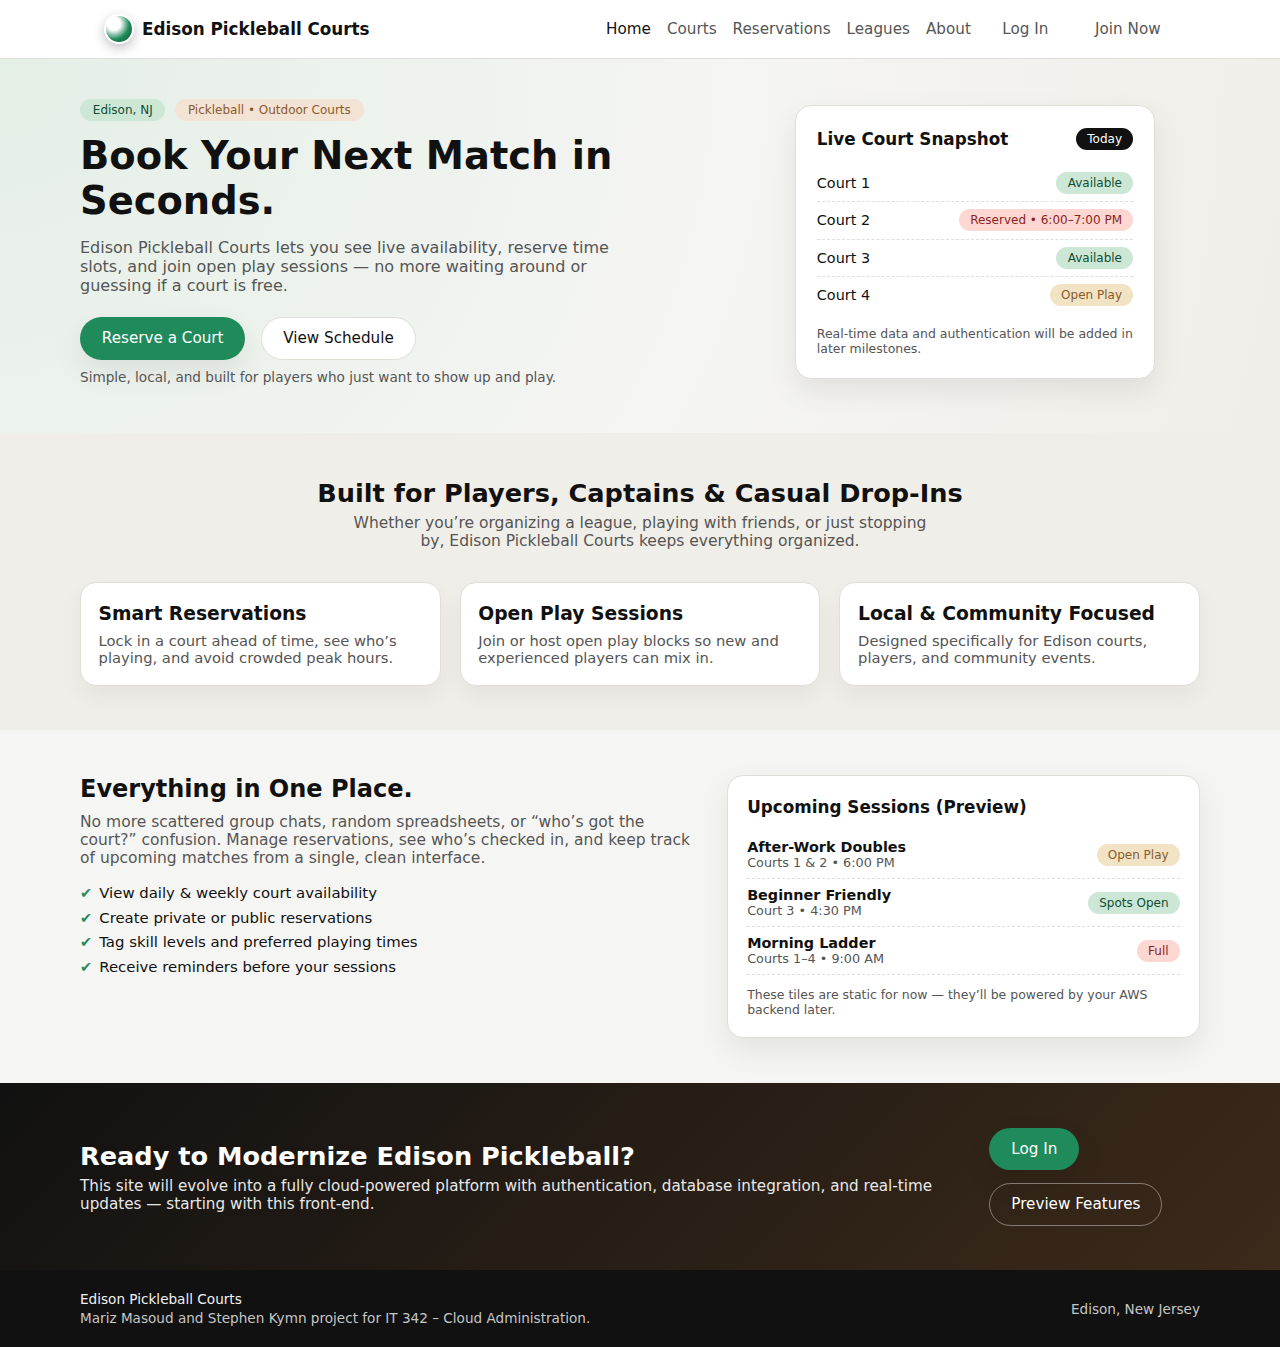
<file: index.html>
<!DOCTYPE html>
<html lang="en">
<head>
    <meta charset="UTF-8">
    <title>Edison Pickleball Courts</title>
    <meta name="viewport" content="width=device-width, initial-scale=1.0">
    <link rel="stylesheet" href="styles.css">
</head>
<body>
    <!-- Navbar -->
    <header class="navbar">
        <div class="nav-inner">
            <div class="logo-mark">
                <div class="logo-ball"></div>
                <span class="logo-text">Edison Pickleball Courts</span>
            </div>

            <nav class="nav-links">
                <a href="index.html" class="active">Home</a>
                <a href="#">Courts</a>
                <a href="#">Reservations</a>
                <a href="#">Leagues</a>
                <a href="#">About</a>
                <a href="login.html" class="btn btn-ghost-sm">Log In</a>
                <a href="register.html" class="btn btn-solid-sm">Join Now</a>
            </nav>

            <button class="menu-toggle" aria-label="Toggle Menu">☰</button>
        </div>
    </header>

    <!-- Hero -->
    <section class="hero">
        <div class="hero-inner">
            <div class="hero-copy">
                <div class="eyebrow">
                    <span class="pill pill-location">Edison, NJ</span>
                    <span class="pill pill-status">Pickleball • Outdoor Courts</span>
                </div>

                <h1>Book Your Next Match in Seconds.</h1>
                <p class="hero-subtitle">
                    Edison Pickleball Courts lets you see live availability, reserve time slots,
                    and join open play sessions — no more waiting around or guessing if a court is free.
                </p>

                <div class="hero-actions">
                    <a href="login.html" class="btn btn-solid">Reserve a Court</a>
                    <a href="#" class="btn btn-ghost">View Schedule</a>
                </div>

                <p class="hero-note">
                    Simple, local, and built for players who just want to show up and play.
                </p>
            </div>

            <div class="hero-panel">
                <div class="hero-card">
                    <div class="hero-card-header">
                        <h2>Live Court Snapshot</h2>
                        <span class="badge">Today</span>
                    </div>
                    <ul class="court-list">
                        <li>
                            <span>Court 1</span>
                            <span class="tag tag-available">Available</span>
                        </li>
                        <li>
                            <span>Court 2</span>
                            <span class="tag tag-booked">Reserved • 6:00–7:00 PM</span>
                        </li>
                        <li>
                            <span>Court 3</span>
                            <span class="tag tag-available">Available</span>
                        </li>
                        <li>
                            <span>Court 4</span>
                            <span class="tag tag-open-play">Open Play</span>
                        </li>
                    </ul>
                    <p class="hero-card-footnote">
                        Real-time data and authentication will be added in later milestones.
                    </p>
                </div>
            </div>
        </div>
    </section>

    <!-- Value Props -->
    <section class="section section-muted">
        <div class="section-inner">
            <h2 class="section-title">Built for Players, Captains & Casual Drop-Ins</h2>
            <p class="section-subtitle">
                Whether you’re organizing a league, playing with friends, or just stopping by,
                Edison Pickleball Courts keeps everything organized.
            </p>

            <div class="grid grid-3">
                <article class="card">
                    <h3>Smart Reservations</h3>
                    <p>
                        Lock in a court ahead of time, see who’s playing, and avoid crowded peak hours.
                    </p>
                </article>
                <article class="card">
                    <h3>Open Play Sessions</h3>
                    <p>
                        Join or host open play blocks so new and experienced players can mix in.
                    </p>
                </article>
                <article class="card">
                    <h3>Local & Community Focused</h3>
                    <p>
                        Designed specifically for Edison courts, players, and community events.
                    </p>
                </article>
            </div>
        </div>
    </section>

    <!-- Split Section -->
    <section class="section">
        <div class="section-inner split">
            <div class="split-text">
                <h2>Everything in One Place.</h2>
                <p>
                    No more scattered group chats, random spreadsheets, or “who’s got the court?” confusion.
                    Manage reservations, see who’s checked in, and keep track of upcoming matches
                    from a single, clean interface.
                </p>
                <ul class="checklist">
                    <li>View daily & weekly court availability</li>
                    <li>Create private or public reservations</li>
                    <li>Tag skill levels and preferred playing times</li>
                    <li>Receive reminders before your sessions</li>
                </ul>
            </div>
            <div class="split-card">
                <h3>Upcoming Sessions (Preview)</h3>
                <div class="session-row">
                    <div>
                        <strong>After-Work Doubles</strong>
                        <span class="meta">Courts 1 &amp; 2 • 6:00 PM</span>
                    </div>
                    <span class="tag tag-open-play">Open Play</span>
                </div>
                <div class="session-row">
                    <div>
                        <strong>Beginner Friendly</strong>
                        <span class="meta">Court 3 • 4:30 PM</span>
                    </div>
                    <span class="tag tag-available">Spots Open</span>
                </div>
                <div class="session-row">
                    <div>
                        <strong>Morning Ladder</strong>
                        <span class="meta">Courts 1–4 • 9:00 AM</span>
                    </div>
                    <span class="tag tag-booked">Full</span>
                </div>
                <p class="split-footnote">
                    These tiles are static for now — they’ll be powered by your AWS backend later.
                </p>
            </div>
        </div>
    </section>

    <!-- CTA -->
    <section class="section cta-section">
        <div class="section-inner cta-inner">
            <div>
                <h2>Ready to Modernize Edison Pickleball?</h2>
                <p>
                    This site will evolve into a fully cloud-powered platform with authentication,
                    database integration, and real-time updates — starting with this front-end.
                </p>
            </div>
            <div class="cta-actions">
                <a href="login.html" class="btn btn-solid">Log In</a>
                <a href="#" class="btn btn-ghost">Preview Features</a>
            </div>
        </div>
    </section>

    <!-- Footer -->
    <footer class="footer">
        <div class="footer-inner">
            <div class="footer-left">
                <p class="footer-brand">Edison Pickleball Courts</p>
                <p class="footer-note">
                    Mariz Masoud and Stephen Kymn project for IT 342 – Cloud Administration.
                </p>
            </div>
            <div class="footer-right">
                <p class="footer-meta">Edison, New Jersey</p>
            </div>
        </div>
    </footer>

    <script>
        const toggle = document.querySelector('.menu-toggle');
        const nav = document.querySelector('.nav-links');

        toggle.addEventListener('click', () => {
            nav.classList.toggle('open');
        });
    </script>
</body>
</html>
</file>
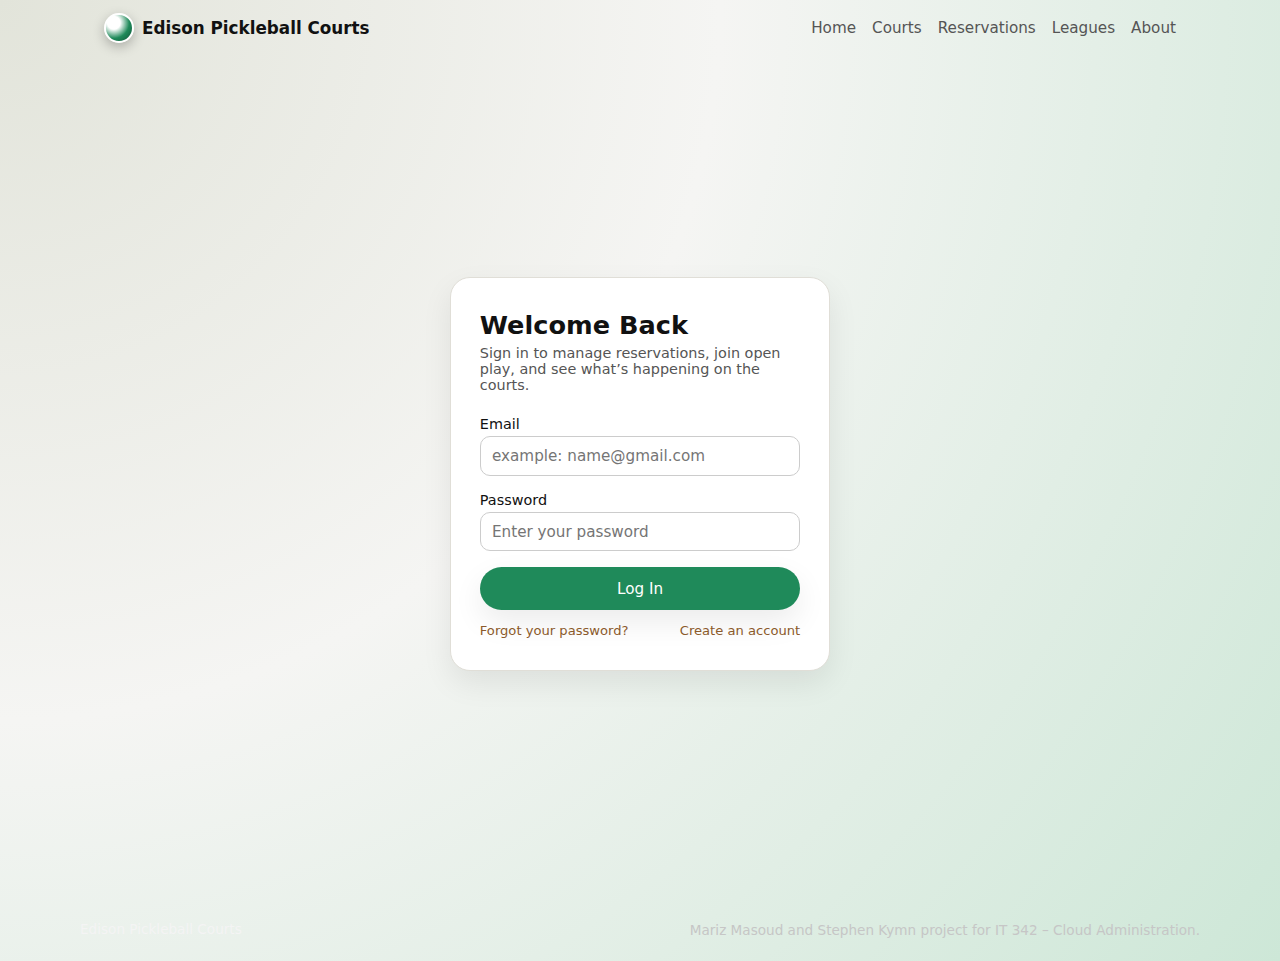
<file: login.html>
<!DOCTYPE html>
<html lang="en">
<head>
    <meta charset="UTF-8">
    <title>Login – Edison Pickleball Courts</title>
    <meta name="viewport" content="width=device-width, initial-scale=1.0">
    <link rel="stylesheet" href="styles.css">
</head>
<body class="login-body">
    <header class="navbar navbar-absolute">
        <div class="nav-inner">
            <div class="logo-mark">
                <div class="logo-ball"></div>
                <span class="logo-text">Edison Pickleball Courts</span>
            </div>
            <nav class="nav-links">
                <a href="index.html">Home</a>
                <a href="#">Courts</a>
                <a href="#">Reservations</a>
                <a href="#">Leagues</a>
                <a href="#">About</a>
            </nav>
            <button class="menu-toggle" aria-label="Toggle Menu">☰</button>
        </div>
    </header>

    <main class="login-wrapper">
        <div class="login-card">
            <h1>Welcome Back</h1>
            <p class="login-subtitle">
                Sign in to manage reservations, join open play, and see what’s happening on the courts.
            </p>

            <form action="index.html" method="post" class="login-form">
                <label for="email">Email</label>
                <input id="email" type="email" placeholder="example: name@gmail.com">

                <label for="password">Password</label>
                <input id="password" type="password" placeholder="Enter your password">

                <button type="submit" class="btn btn-solid full-width">Log In</button>

                <div class="login-links">
                    <a href="#">Forgot your password?</a>
                    <a href="register.html">Create an account</a>
                </div>
            </form>
        </div>
    </main>

    <footer class="footer footer-transparent">
        <div class="footer-inner">
            <p class="footer-brand">Edison Pickleball Courts</p>
            <p class="footer-meta"> Mariz Masoud and Stephen Kymn project for IT 342 – Cloud Administration.</p>
        </div>
    </footer>

    <script>
        const toggle = document.querySelector('.menu-toggle');
        const nav = document.querySelector('.nav-links');
        toggle.addEventListener('click', () => {
            nav.classList.toggle('open');
        });
    </script>
</body>
</html>
</file>
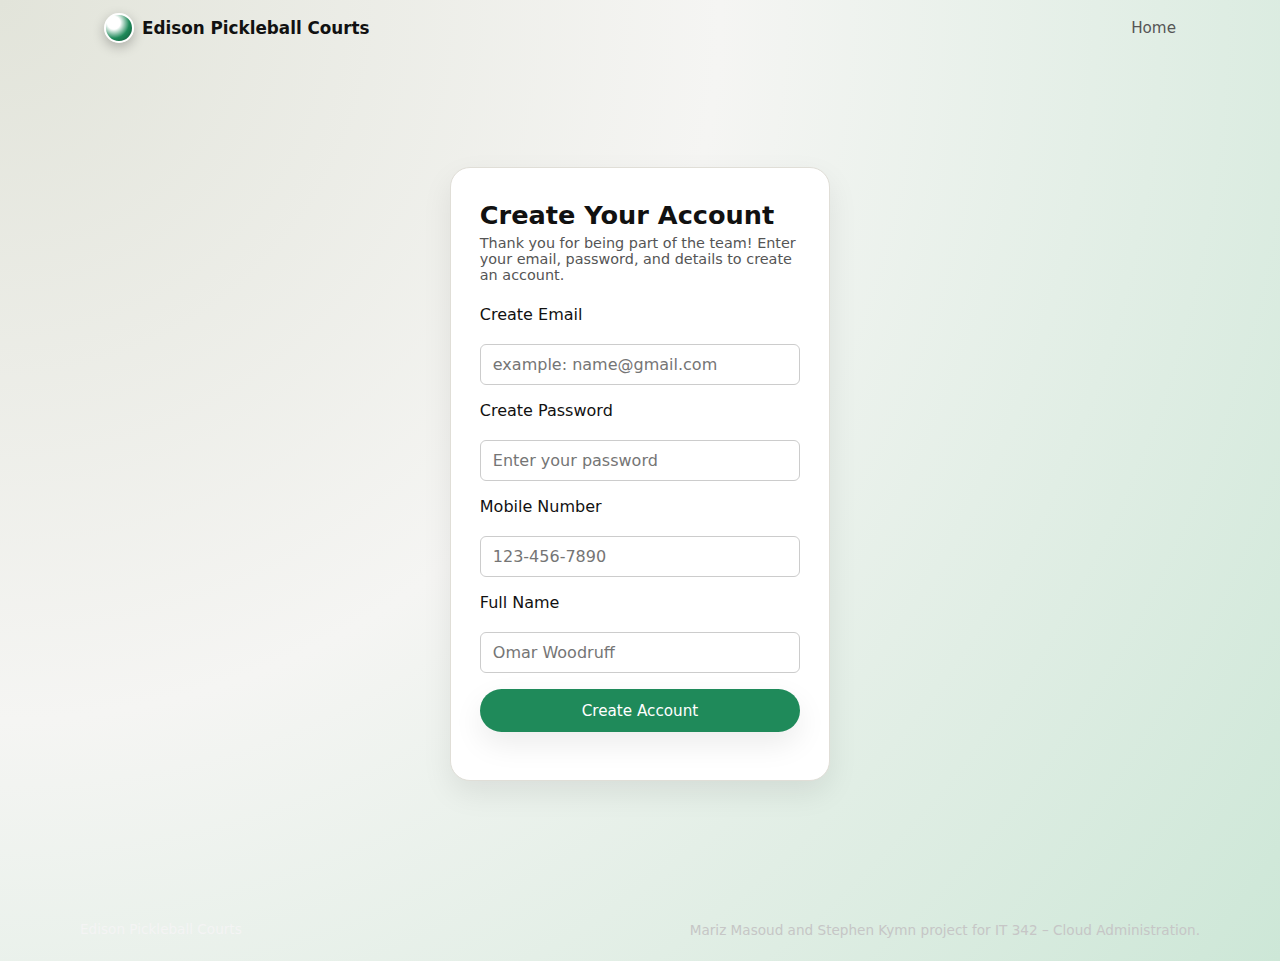
<file: register.html>
<!DOCTYPE html>
<html lang="en">
<head>
    <meta charset="UTF-8">
    <title>Register – Edison Pickleball Courts</title>
    <meta name="viewport" content="width=device-width, initial-scale=1.0">
    <link rel="stylesheet" href="styles.css">
</head>
<body class="login-body">
    <header class="navbar navbar-absolute">
        <div class="nav-inner">
            <div class="logo-mark">
                <div class="logo-ball"></div>
                <span class="logo-text">Edison Pickleball Courts</span>
            </div>
            <nav class="nav-links">
                <a href="index.html">Home</a>
                <!--a href="#">Courts</a>
                <a href="#">Reservations</a>
                <a href="#">Leagues</a>
                <a href="#">About</a-->
            </nav>
            <button class="menu-toggle" aria-label="Toggle Menu">☰</button>
        </div>
    </header>

    <main class="login-wrapper">
        <div class="login-card">
            <h1>Create Your Account</h1>
            <p class="login-subtitle">
                Thank you for being part of the team! Enter your email, password, and details to create an account.
            </p>

            <form action="index.html" method="post" class="create-account-form">
                <label for="email">Create Email</label>
                <input id="email" type="email" placeholder="example: name@gmail.com">

                <label for="password">Create Password</label>
                <input id="password" type="password" placeholder="Enter your password">

                <label for="phone">Mobile Number</label>
                <input id="phone" type="text" placeholder="123-456-7890">

                <label for="full-name">Full Name</label>
                <input id="full-name" type="text" placeholder="Omar Woodruff">

                <button type="submit" class="btn btn-solid full-width">Create Account</button>

                <div class="create-account-link"></div>
            </form>
        </div>
    </main>

    <footer class="footer footer-transparent">
        <div class="footer-inner">
            <p class="footer-brand">Edison Pickleball Courts</p>
            <p class="footer-meta">
                Mariz Masoud and Stephen Kymn project for IT 342 – Cloud Administration.
            </p>
        </div>
    </footer>

    <script>
        const toggle = document.querySelector('.menu-toggle');
        const nav = document.querySelector('.nav-links');
        toggle.addEventListener('click', () => {
            nav.classList.toggle('open');
        });
    </script>
</body>
</html>
</file>
<file: styles.css>
* {
    margin: 0;
    padding: 0;
    box-sizing: border-box;
    font-family: system-ui, -apple-system, BlinkMacSystemFont, "Segoe UI", sans-serif;
}

:root {
    --bg-main: #f5f5f3;
    --bg-muted: #f0eee8;
    --bg-card: #ffffff;

    --green-main: #1f8a5a;     
    --green-soft: #cde7d7;
    --brown-main: #8b5a2b;     
    --text-main: #111111;
    --text-muted: #555555;
    --border-soft: #e0ded7;

    --shadow-soft: 0 12px 30px rgba(0,0,0,0.08);
    --radius-card: 16px;
    --radius-pill: 999px;

    --transition-fast: 0.18s ease-out;
}

body {
    background-color: var(--bg-main);
    color: var(--text-main);
}

/* the navslick bar four our ssite */
.navbar {
    background-color: #ffffff;
    border-bottom: 1px solid var(--border-soft);
    position: sticky;
    top: 0;
    z-index: 20;
}

.navbar-absolute {
    position: absolute;
    top: 0;
    left: 0;
    right: 0;
    background: transparent;
    border-bottom: none;
}

.nav-inner {
    max-width: 1120px;
    margin: 0 auto;
    padding: 0.8rem 1.5rem;
    display: flex;
    align-items: center;
    justify-content: space-between;
}

.logo-mark {
    display: flex;
    align-items: center;
    gap: 0.5rem;
}

.logo-ball {
    width: 30px;
    height: 30px;
    border-radius: 999px;
    background: radial-gradient(circle at 30% 30%, #ffffff 0, #ffffff 25%, #1f8a5a 60%, #0f4e33 100%);
    border: 2px solid #ffffff;
    box-shadow: 0 4px 12px rgba(0,0,0,0.25);
}

.logo-text {
    font-weight: 600;
    font-size: 1.05rem;
}

.nav-links {
    display: flex;
    gap: 1rem;
    align-items: center;
}

.nav-links a {
    font-size: 0.95rem;
    text-decoration: none;
    color: var(--text-muted);
    transition: color var(--transition-fast);
}

.nav-links a:hover,
.nav-links a.active {
    color: var(--text-main);
}

.menu-toggle {
    display: none;
    background: none;
    border: none;
    font-size: 1.4rem;
}

/* the buttons */
.btn {
    display: inline-flex;
    align-items: center;
    justify-content: center;
    padding: 0.7rem 1.3rem;
    border-radius: var(--radius-pill);
    border: 1px solid transparent;
    font-size: 0.95rem;
    text-decoration: none;
    cursor: pointer;
    transition: background-color var(--transition-fast), color var(--transition-fast), transform var(--transition-fast), box-shadow var(--transition-fast);
}

.btn-solid {
    background-color: var(--green-main);
    color: #ffffff;
    box-shadow: var(--shadow-soft);
}

.btn-ghost {
    background-color: #ffffff;
    color: var(--text-main);
    border-color: var(--border-soft);
}

.btn-solid-sm,
.btn-ghost-sm {
    padding: 0.4rem 0.9rem;
    font-size: 0.85rem;
}

.btn-solid:hover {
    transform: translateY(-1px);
    box-shadow: 0 16px 35px rgba(0,0,0,0.12);
}

.btn-ghost:hover,
.btn-ghost-sm:hover {
    background-color: var(--bg-muted);
}

.full-width {
    width: 100%;
}

.hero {
    padding: 2.5rem 1.5rem 3rem;
    background: radial-gradient(circle at top left, #e4efe6 0, #f5f5f3 55%, #f0eee8 100%);
}

.hero-inner {
    max-width: 1120px;
    margin: 0 auto;
    display: grid;
    grid-template-columns: minmax(0, 1.4fr) minmax(0, 1fr);
    gap: 2.5rem;
    align-items: center;
}

.eyebrow {
    display: flex;
    flex-wrap: wrap;
    gap: 0.6rem;
    margin-bottom: 0.75rem;
}

.pill {
    display: inline-flex;
    align-items: center;
    padding: 0.25rem 0.8rem;
    border-radius: var(--radius-pill);
    font-size: 0.75rem;
}

.pill-location {
    background-color: var(--green-soft);
    color: #0f4e33;
}

.pill-status {
    background-color: #f3e3d4;
    color: var(--brown-main);
}

.hero-copy h1 {
    font-size: clamp(2.1rem, 3vw, 2.7rem);
    margin-bottom: 0.9rem;
}

.hero-subtitle {
    font-size: 1rem;
    color: var(--text-muted);
    max-width: 540px;
    margin-bottom: 1.4rem;
}

.hero-actions {
    display: flex;
    gap: 1rem;
    flex-wrap: wrap;
    margin-bottom: 0.6rem;
}

.hero-note {
    font-size: 0.85rem;
    color: var(--text-muted);
}

.hero-panel {
    display: flex;
    justify-content: center;
}

.hero-card {
    background-color: var(--bg-card);
    border-radius: var(--radius-card);
    box-shadow: var(--shadow-soft);
    padding: 1.4rem 1.3rem;
    border: 1px solid var(--border-soft);
    width: 100%;
    max-width: 360px;
}

.hero-card-header {
    display: flex;
    justify-content: space-between;
    align-items: center;
    margin-bottom: 0.9rem;
}

.hero-card-header h2 {
    font-size: 1.05rem;
}

.badge {
    padding: 0.25rem 0.7rem;
    font-size: 0.75rem;
    border-radius: var(--radius-pill);
    background-color: #111111;
    color: #ffffff;
}

.court-list {
    list-style: none;
    margin-bottom: 0.8rem;
}

.court-list li {
    display: flex;
    justify-content: space-between;
    align-items: center;
    padding: 0.45rem 0;
    border-bottom: 1px dashed var(--border-soft);
    font-size: 0.9rem;
}

.court-list li:last-child {
    border-bottom: none;
}

.tag {
    padding: 0.25rem 0.7rem;
    border-radius: var(--radius-pill);
    font-size: 0.75rem;
}

.tag-available {
    background-color: var(--green-soft);
    color: #0f4e33;
}

.tag-booked {
    background-color: #ffd7d2;
    color: #8a1f1f;
}

.tag-open-play {
    background-color: #f1e3c4;
    color: var(--brown-main);
}

.hero-card-footnote {
    font-size: 0.78rem;
    color: var(--text-muted);
}

/* our layout*/
.section {
    padding: 2.8rem 1.5rem;
}

.section-muted {
    background-color: var(--bg-muted);
}

.section-inner {
    max-width: 1120px;
    margin: 0 auto;
}

.section-title {
    text-align: center;
    font-size: 1.6rem;
    margin-bottom: 0.4rem;
}

.section-subtitle {
    text-align: center;
    font-size: 0.97rem;
    color: var(--text-muted);
    max-width: 600px;
    margin: 0 auto 2rem;
}

.grid {
    display: grid;
    gap: 1.2rem;
}

.grid-3 {
    grid-template-columns: repeat(3, minmax(0, 1fr));
}

/* Cards */
.card {
    background-color: var(--bg-card);
    border-radius: var(--radius-card);
    padding: 1.2rem 1.1rem;
    border: 1px solid var(--border-soft);
    box-shadow: 0 10px 24px rgba(0,0,0,0.05);
}

.card h3 {
    margin-bottom: 0.5rem;
}

.card p {
    font-size: 0.92rem;
    color: var(--text-muted);
}

.split {
    display: grid;
    grid-template-columns: minmax(0, 1.3fr) minmax(0, 1fr);
    gap: 2rem;
    align-items: start;
}

.split-text h2 {
    font-size: 1.5rem;
    margin-bottom: 0.6rem;
}

.split-text p {
    font-size: 0.97rem;
    color: var(--text-muted);
    margin-bottom: 1.1rem;
}

.checklist {
    list-style: none;
    display: grid;
    gap: 0.4rem;
    font-size: 0.93rem;
}

.checklist li::before {
    content: "✔";
    margin-right: 0.45rem;
    color: var(--green-main);
    font-size: 0.9rem;
}

.split-card {
    background-color: var(--bg-card);
    border-radius: var(--radius-card);
    padding: 1.3rem 1.2rem;
    border: 1px solid var(--border-soft);
    box-shadow: var(--shadow-soft);
}

.split-card h3 {
    font-size: 1.05rem;
    margin-bottom: 0.9rem;
}

.session-row {
    display: flex;
    justify-content: space-between;
    align-items: center;
    padding: 0.5rem 0;
    border-bottom: 1px dashed var(--border-soft);
    font-size: 0.9rem;
}

.session-row:last-child {
    border-bottom: none;
}

.session-row .meta {
    display: block;
    font-size: 0.8rem;
    color: var(--text-muted);
}

.split-footnote {
    margin-top: 0.7rem;
    font-size: 0.78rem;
    color: var(--text-muted);
}

.cta-section {
    background: linear-gradient(135deg, #111111, #3c2a1a);
    color: #ffffff;
}

.cta-inner {
    display: flex;
    justify-content: space-between;
    align-items: center;
    gap: 1.8rem;
}

.cta-inner h2 {
    font-size: 1.6rem;
    margin-bottom: 0.4rem;
}

.cta-inner p {
    font-size: 0.95rem;
    opacity: 0.9;
}

.cta-actions {
    display: flex;
    flex-wrap: wrap;
    gap: 0.8rem;
}

.cta-section .btn-ghost {
    background-color: transparent;
    color: #ffffff;
    border-color: rgba(255,255,255,0.4);
}

.cta-section .btn-ghost:hover {
    background-color: rgba(255,255,255,0.08);
}

/* --------- Footer --------- */
.footer {
    background-color: #111111;
    color: #f2f2f2;
    padding: 1.3rem 1.5rem;
}

.footer-transparent {
    background: transparent;
    color: #f4f4f4;
}

.footer-inner {
    max-width: 1120px;
    margin: 0 auto;
    display: flex;
    justify-content: space-between;
    align-items: center;
    font-size: 0.85rem;
}

.footer-brand {
    font-weight: 500;
    margin-bottom: 0.2rem;
}

.footer-note,
.footer-meta {
    color: #c6c6c6;
}

.login-body {
    min-height: 100vh;
    background: radial-gradient(circle at top left, #e2e4da 0, #f5f5f3 45%, #cde7d7 100%);
}

.login-wrapper {
    min-height: 100vh;
    display: flex;
    justify-content: center;
    align-items: center;
    padding: 5rem 1.5rem 2rem;
}

.login-card {
    background-color: var(--bg-card);
    border-radius: 20px;
    padding: 2rem 1.8rem;
    max-width: 380px;
    width: 100%;
    border: 1px solid var(--border-soft);
    box-shadow: var(--shadow-soft);
}

.login-card h1 {
    font-size: 1.6rem;
    margin-bottom: 0.3rem;
}

.login-subtitle {
    font-size: 0.9rem;
    color: var(--text-muted);
    margin-bottom: 1.4rem;
}

.login-form label {
    display: block;
    margin-bottom: 0.3rem;
    font-size: 0.9rem;
}

.login-form input {
    width: 100%;
    padding: 0.6rem 0.7rem;
    margin-bottom: 1rem;
    border-radius: 10px;
    border: 1px solid #cccccc;
    font-size: 0.95rem;
}

.login-links {
    display: flex;
    justify-content: space-between;
    margin-top: 0.8rem;
    font-size: 0.82rem;
}

.login-links a {
    color: var(--brown-main);
    text-decoration: none;
}

.login-links a:hover {
    text-decoration: underline;
}

.create-account-form {
    display: flex;
    flex-direction: column;
    gap: 16px; 
    width: 100%;
}

.create-account-form label {
    font-weight: 500;
    margin-bottom: 4px;
}

.create-account-form input {
    width: 100%;
    padding: 10px 12px;
    border: 1px solid #ccc;
    border-radius: 6px;
    font-size: 16px;
}


@media (max-width: 900px) {
    .hero-inner {
        grid-template-columns: minmax(0,1fr);
    }

    .hero-panel {
        order: -1;
    }

    .split {
        grid-template-columns: minmax(0,1fr);
    }

    .grid-3 {
        grid-template-columns: minmax(0,1fr);
    }

    .cta-inner {
        flex-direction: column;
        align-items: flex-start;
    }
}

@media (max-width: 768px) {
    .nav-inner {
        padding-inline: 1.1rem;
    }

    .nav-links {
        position: absolute;
        top: 55px;
        right: 1.1rem;
        background-color: #ffffff;
        border-radius: 14px;
        box-shadow: var(--shadow-soft);
        flex-direction: column;
        align-items: flex-start;
        padding: 0.8rem 1rem;
        display: none;
    }

    .nav-links.open {
        display: flex;
    }

    .menu-toggle {
        display: block;
    }
}
</file>
